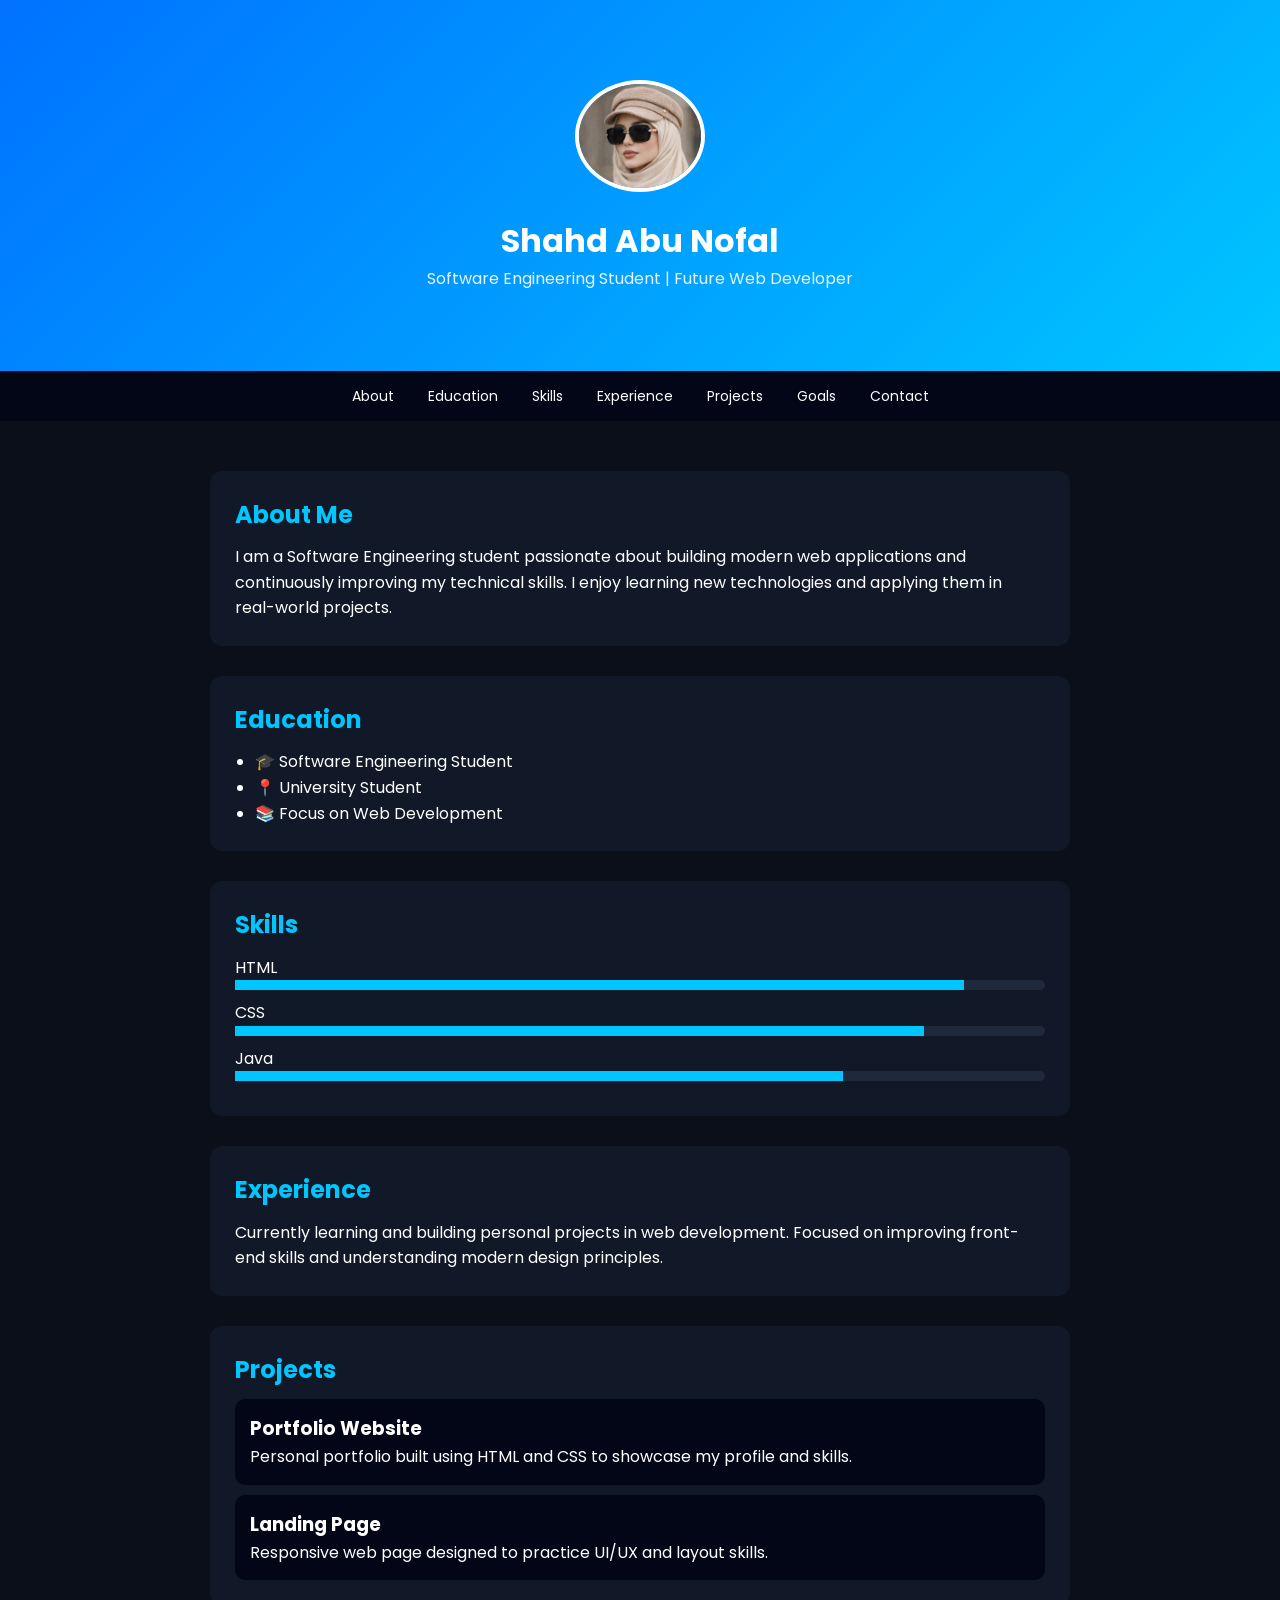
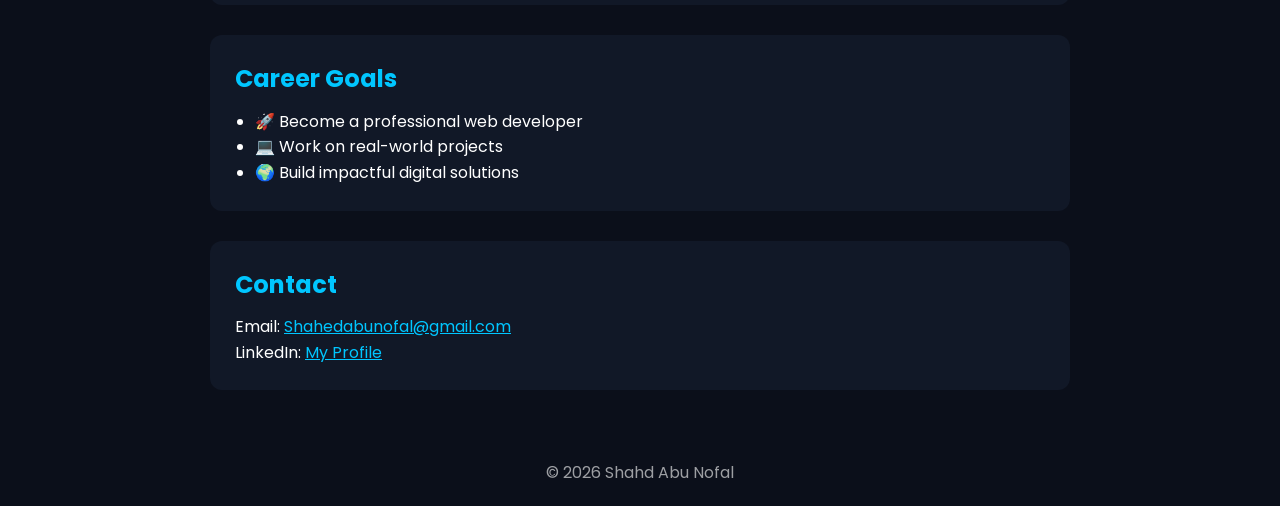
<file: index.html>
<!DOCTYPE html>
<html lang="en">
<head>
<meta charset="UTF-8">
<meta name="viewport" content="width=device-width, initial-scale=1.0">

<title>Shahd Abu Nofal | Portfolio</title>

<link href="https://fonts.googleapis.com/css2?family=Poppins:wght@300;400;600&display=swap" rel="stylesheet">

<style>
* {margin:0; padding:0; box-sizing:border-box;}

body {
  font-family:'Poppins', sans-serif;
  background:#0b0f1a;
  color:white;
  line-height:1.6;
}

/* HEADER */
header {
  text-align:center;
  padding:80px 20px;
  background:linear-gradient(135deg,#0072ff,#00c6ff);
}

.profile-img {
  width:130px;
  border-radius:50%;
  border:4px solid white;
  margin-bottom:15px;
}

h1 {
  font-size:32px;
}

.subtitle {
  font-size:16px;
  opacity:0.9;
}

/* NAV */
nav {
  background:#020617;
  padding:12px;
  text-align:center;
}

nav a {
  margin:0 15px;
  color:white;
  text-decoration:none;
  font-size:14px;
}

/* CONTAINER */
.container {
  max-width:900px;
  margin:auto;
  padding:20px;
}

/* SECTION */
section {
  margin:30px 0;
  padding:25px;
  background:#111827;
  border-radius:12px;
}

h2 {
  color:#00c6ff;
  margin-bottom:10px;
}

/* SKILLS */
.skill {
  margin:10px 0;
}

.bar {
  background:#1e293b;
  border-radius:10px;
}

.fill {
  height:10px;
  background:#00c6ff;
}

/* LIST */
ul {
  padding-left:20px;
}

/* PROJECT */
.project {
  background:#020617;
  padding:15px;
  border-radius:10px;
  margin-top:10px;
}

/* CONTACT */
a {
  color:#00c6ff;
}

/* FOOTER */
footer {
  text-align:center;
  padding:20px;
  opacity:0.6;
}
</style>
</head>

<body>

<header>
  <img src="Screenshot_20260404-124831_Gallery.jpg" class="profile-img">
  <h1>Shahd Abu Nofal</h1>
  <p class="subtitle">Software Engineering Student | Future Web Developer</p>
</header>

<nav>
  <a href="#about">About</a>
  <a href="#education">Education</a>
  <a href="#skills">Skills</a>
  <a href="#experience">Experience</a>
  <a href="#projects">Projects</a>
  <a href="#goals">Goals</a>
  <a href="#contact">Contact</a>
</nav>

<div class="container">

<section id="about">
<h2>About Me</h2>
<p>
I am a Software Engineering student passionate about building modern web applications and continuously improving my technical skills. I enjoy learning new technologies and applying them in real-world projects.
</p>
</section>

<section id="education">
<h2>Education</h2>
<ul>
<li>🎓 Software Engineering Student</li>
<li>📍 University Student</li>
<li>📚 Focus on Web Development</li>
</ul>
</section>

<section id="skills">
<h2>Skills</h2>

<div class="skill">
<p>HTML</p>
<div class="bar"><div class="fill" style="width:90%"></div></div>
</div>

<div class="skill">
<p>CSS</p>
<div class="bar"><div class="fill" style="width:85%"></div></div>
</div>

<div class="skill">
<p>Java</p>
<div class="bar"><div class="fill" style="width:75%"></div></div>
</div>

</section>

<section id="experience">
<h2>Experience</h2>
<p>
Currently learning and building personal projects in web development. Focused on improving front-end skills and understanding modern design principles.
</p>
</section>

<section id="projects">
<h2>Projects</h2>

<div class="project">
<h3>Portfolio Website</h3>
<p>Personal portfolio built using HTML and CSS to showcase my profile and skills.</p>
</div>

<div class="project">
<h3>Landing Page</h3>
<p>Responsive web page designed to practice UI/UX and layout skills.</p>
</div>

</section>

<section id="goals">
<h2>Career Goals</h2>
<ul>
<li>🚀 Become a professional web developer</li>
<li>💻 Work on real-world projects</li>
<li>🌍 Build impactful digital solutions</li>
</ul>
</section>

<section id="contact">
<h2>Contact</h2>

<p>Email: <a href="mailto:Shahedabunofal@gmail.com">Shahedabunofal@gmail.com</a></p>
<p>LinkedIn: <a href="https://www.linkedin.com/in/shahd-abu-nofal-3008a83a9">My Profile</a></p>

</section>

</div>

<footer>
<p>© 2026 Shahd Abu Nofal</p>
</footer>

</body>
</html>
</file>
